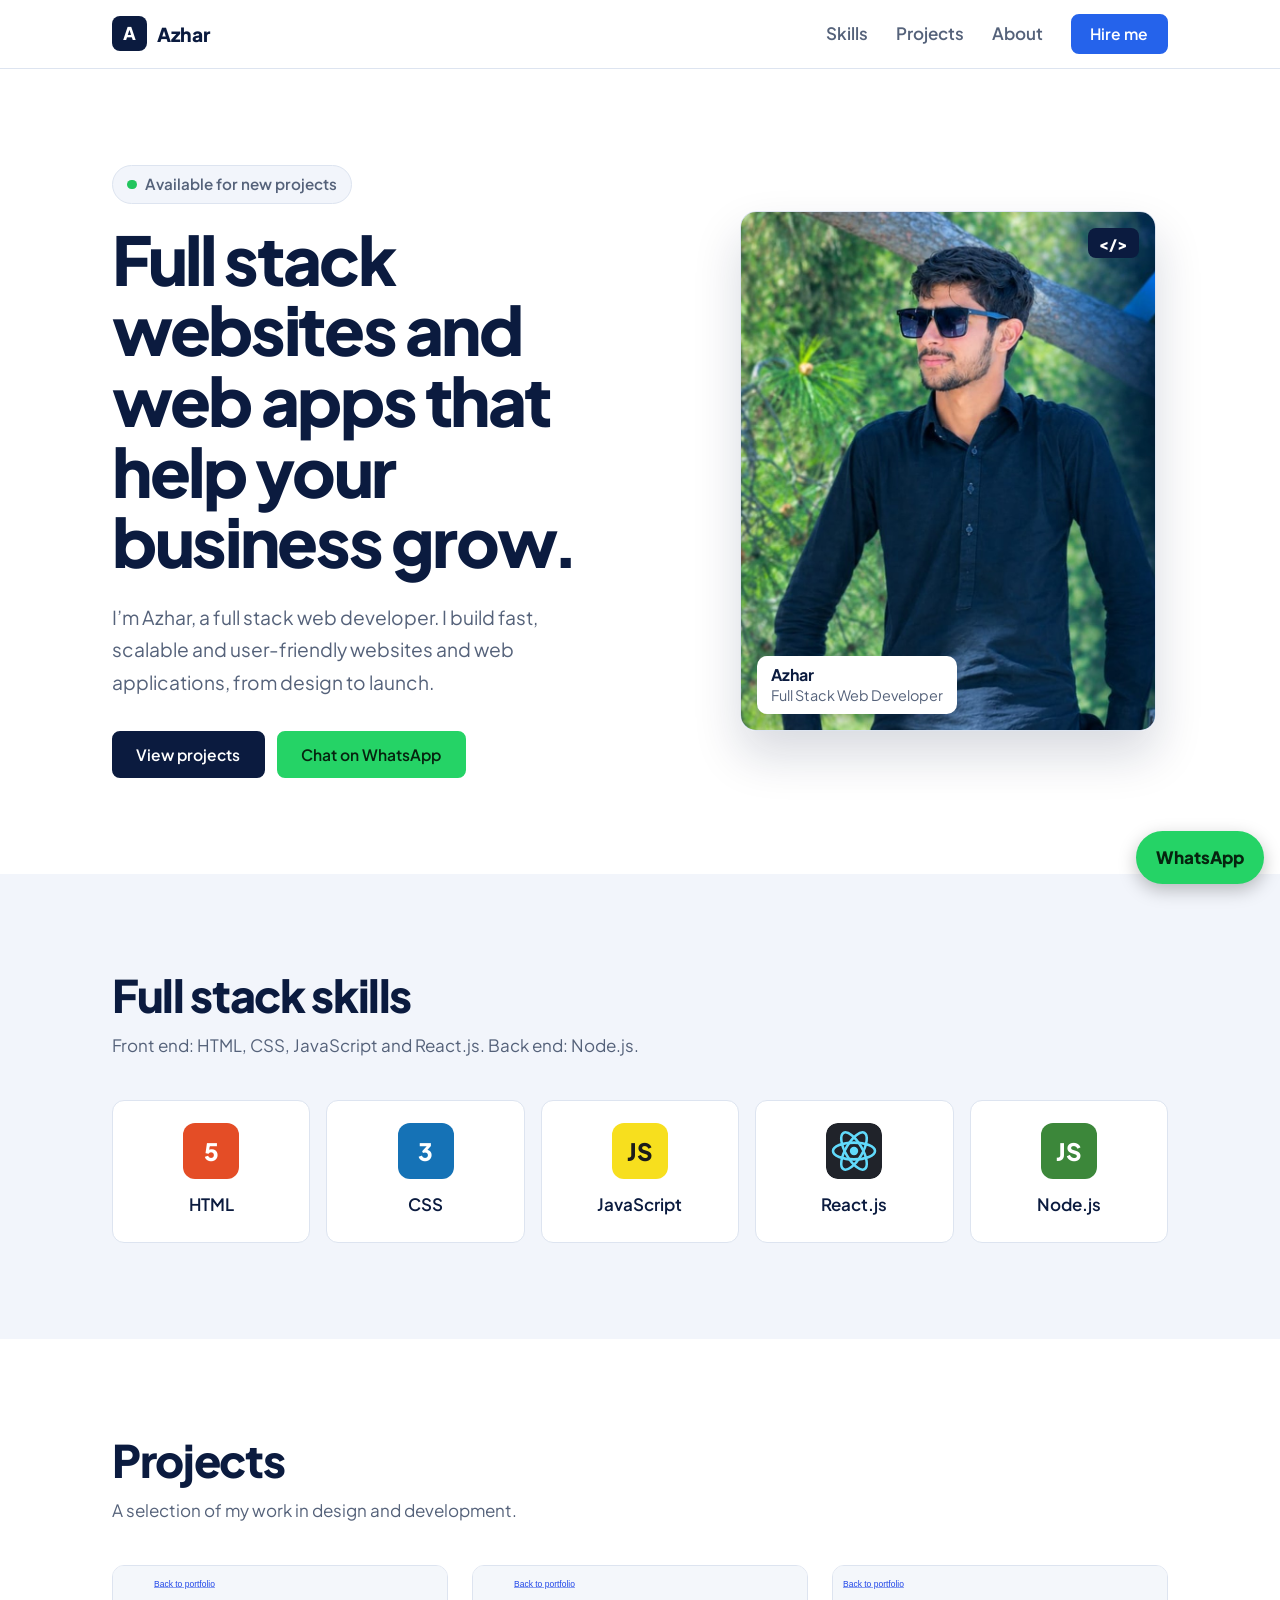
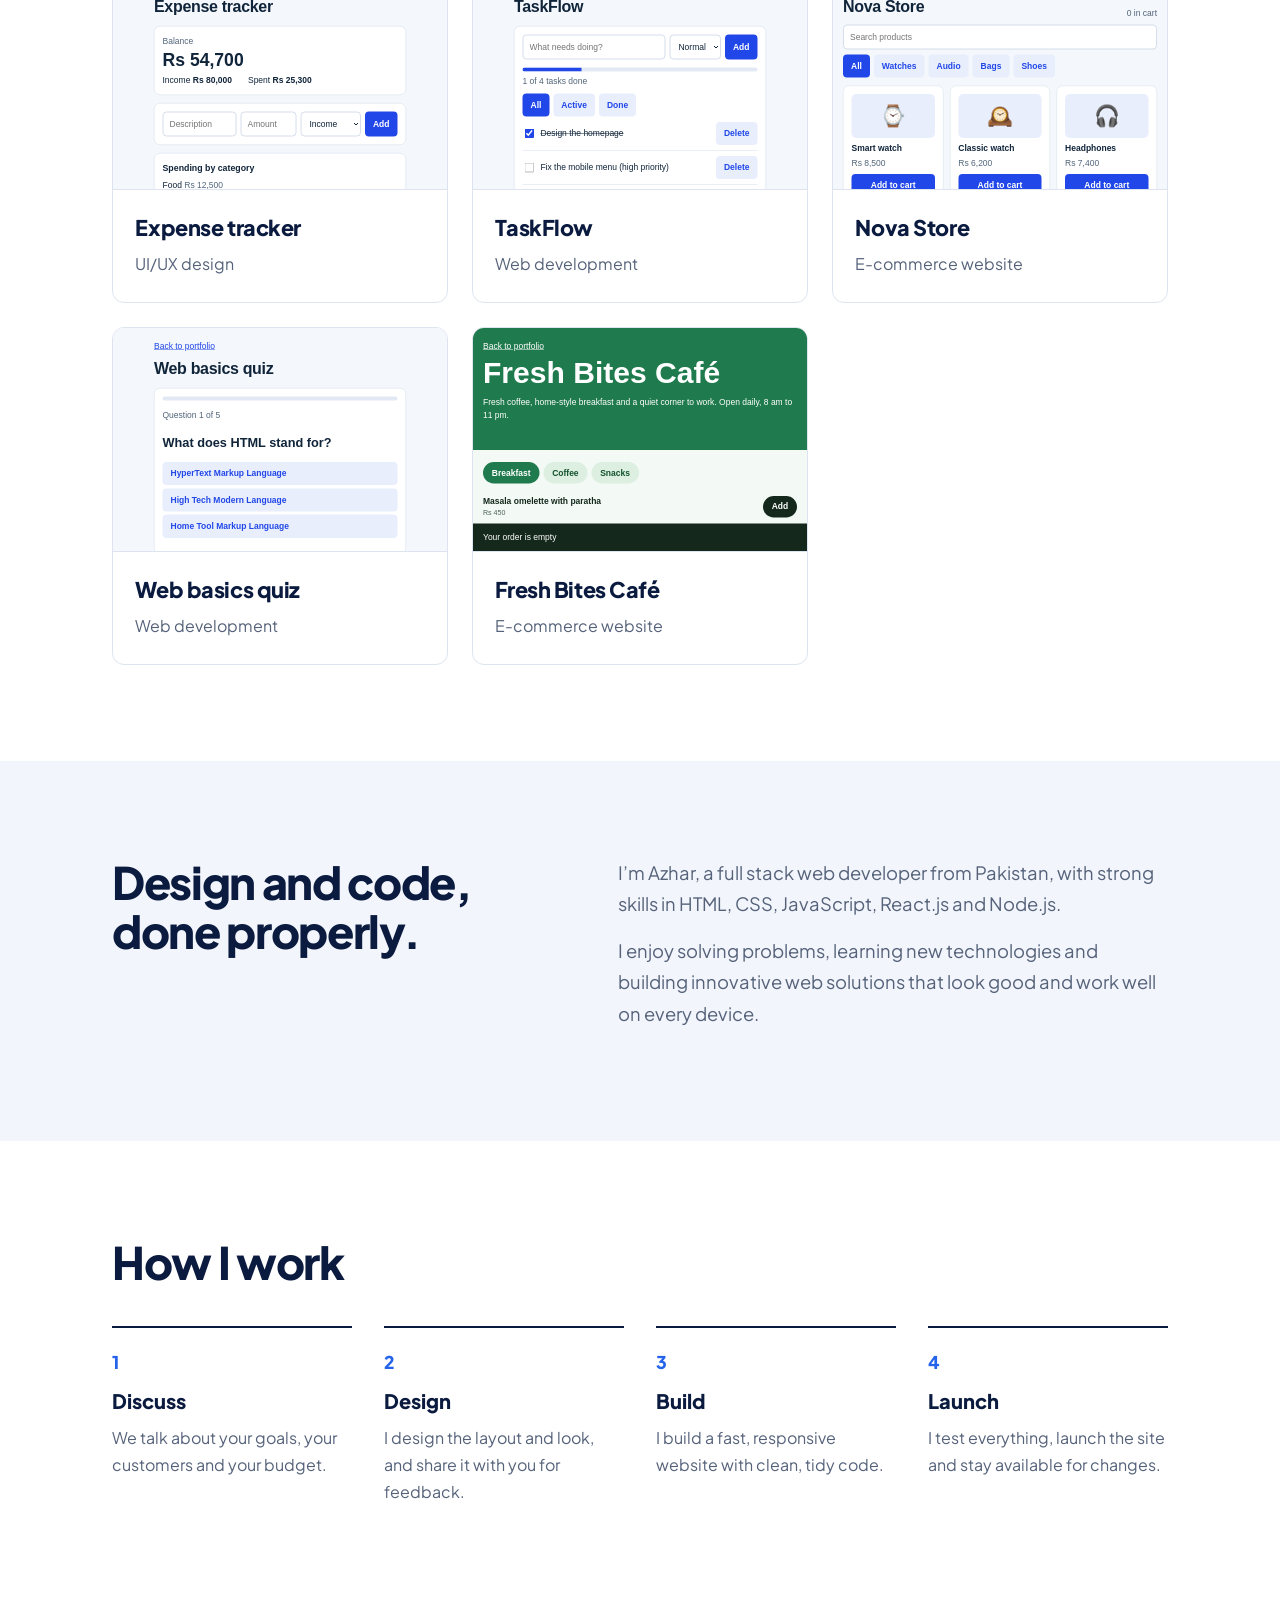
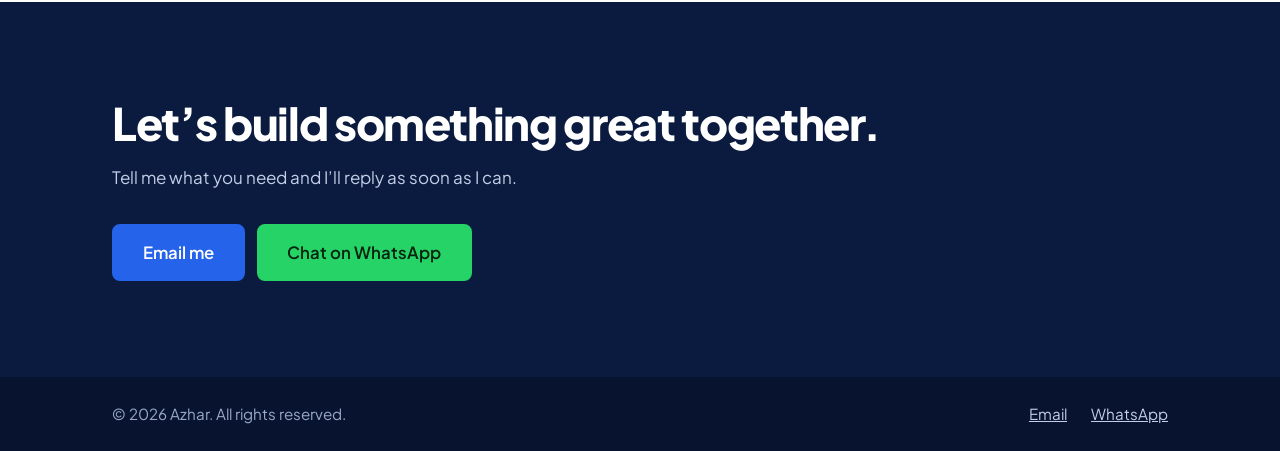
<file: index.html>
<!DOCTYPE html>
<html lang="en">
<head>
  <meta charset="UTF-8">
  <meta name="viewport" content="width=device-width, initial-scale=1">
  <title>Azhar – Full Stack Web Developer</title>
  <meta name="description" content="Azhar is a full stack web developer who builds fast, scalable and user-friendly websites and web apps with HTML, CSS, JavaScript, React.js and Node.js.">
  <link rel="preconnect" href="https://fonts.googleapis.com">
  <link rel="preconnect" href="https://fonts.gstatic.com" crossorigin>
  <link href="https://fonts.googleapis.com/css2?family=Plus+Jakarta+Sans:wght@400;600;800&display=swap" rel="stylesheet">
  <link rel="stylesheet" href="style.css">
</head>
<body>
<header class="top"><div class="in">
  <a class="brand" href="#top"><span class="mark">A</span>Azhar</a>
  <nav aria-label="Main">
    <a href="#skills">Skills</a>
    <a href="#projects">Projects</a>
    <a href="#about">About</a>
    <a class="btn blue sm" href="#contact">Hire me</a>
  </nav>
</div></header>

<main id="top">
  <section class="hero"><div class="in hero-grid">
    <div>
      <p class="status">Available for new projects</p>
      <h1>Full stack websites and web apps that help your business grow.</h1>
      <p class="lead">I’m Azhar, a full stack web developer. I build fast, scalable and user-friendly websites and web applications, from design to launch.</p>
      <p class="actions">
        <a class="btn dark" href="#projects">View projects</a>
        <a class="btn wa" href="https://wa.me/923445705413?text=Hello%20Azhar%2C%20I%20saw%20your%20portfolio." target="_blank" rel="noopener">Chat on WhatsApp</a>
      </p>
    </div>
    <div class="photo">
      <img src="azhar.jpg" alt="Photo of Azhar" onerror="this.remove()">
      <span class="badge" aria-hidden="true">&lt;/&gt;</span>
      <p class="who"><b>Azhar</b>Full Stack Web Developer</p>
    </div>
  </div></section>

  <section id="skills" class="sec mist"><div class="in">
    <div class="head">
      <h2>Full stack skills</h2>
      <p>Front end: HTML, CSS, JavaScript and React.js. Back end: Node.js.</p>
    </div>
    <ul class="skills">
      <li><span class="ic" style="background:#e44d26">5</span>HTML</li>
      <li><span class="ic" style="background:#1572b6">3</span>CSS</li>
      <li><span class="ic" style="background:#f7df1e;color:#1b1b1b">JS</span>JavaScript</li>
      <li><svg class="ic" viewBox="-12 -12 24 24" aria-hidden="true"><rect x="-12" y="-12" width="24" height="24" rx="5" fill="#20232a"/><g fill="none" stroke="#61dafb" stroke-width="1.1"><ellipse rx="9" ry="3.6"/><ellipse rx="9" ry="3.6" transform="rotate(60)"/><ellipse rx="9" ry="3.6" transform="rotate(120)"/></g><circle r="1.8" fill="#61dafb"/></svg>React.js</li>
      <li><span class="ic" style="background:#3c873a">JS</span>Node.js</li>
    </ul>
  </div></section>

  <section id="projects" class="sec"><div class="in">
    <div class="head">
      <h2>Projects</h2>
      <p>A selection of my work in design and development.</p>
    </div>
    <div class="grid">
      <a class="proj" href="expense-tracker.html" aria-label="Expense tracker, UI/UX design">
        <div class="shot" data-i="UI/UX"><iframe src="expense-tracker.html" title="" aria-hidden="true" loading="lazy" tabindex="-1"></iframe></div>
        <div class="pbody"><h3>Expense tracker</h3><p>UI/UX design</p></div>
      </a>
      <a class="proj" href="taskflow.html" aria-label="TaskFlow, web development">
        <div class="shot" data-i="Tasks"><iframe src="taskflow.html" title="" aria-hidden="true" loading="lazy" tabindex="-1"></iframe></div>
        <div class="pbody"><h3>TaskFlow</h3><p>Web development</p></div>
      </a>
      <a class="proj" href="nova-store.html" aria-label="Nova Store, e-commerce website">
        <div class="shot" data-i="Shop"><iframe src="nova-store.html" title="" aria-hidden="true" loading="lazy" tabindex="-1"></iframe></div>
        <div class="pbody"><h3>Nova Store</h3><p>E-commerce website</p></div>
      </a>
      <a class="proj" href="web-quiz.html" aria-label="Web basics quiz, web development">
        <div class="shot" data-i="Quiz"><iframe src="web-quiz.html" title="" aria-hidden="true" loading="lazy" tabindex="-1"></iframe></div>
        <div class="pbody"><h3>Web basics quiz</h3><p>Web development</p></div>
      </a>
      <a class="proj" href="cafe-website.html" aria-label="Fresh Bites Café, e-commerce website">
        <div class="shot" data-i="Café"><iframe src="cafe-website.html" title="" aria-hidden="true" loading="lazy" tabindex="-1"></iframe></div>
        <div class="pbody"><h3>Fresh Bites Café</h3><p>E-commerce website</p></div>
      </a>
    </div>
  </div></section>

  <section id="about" class="sec mist"><div class="in about">
    <h2>Design and code, done properly.</h2>
    <div>
      <p>I’m Azhar, a full stack web developer from Pakistan, with strong skills in HTML, CSS, JavaScript, React.js and Node.js.</p>
      <p>I enjoy solving problems, learning new technologies and building innovative web solutions that look good and work well on every device.</p>
    </div>
  </div></section>

  <section id="process" class="sec"><div class="in">
    <div class="head"><h2>How I work</h2></div>
    <ol class="steps">
      <li><h3>Discuss</h3><p>We talk about your goals, your customers and your budget.</p></li>
      <li><h3>Design</h3><p>I design the layout and look, and share it with you for feedback.</p></li>
      <li><h3>Build</h3><p>I build a fast, responsive website with clean, tidy code.</p></li>
      <li><h3>Launch</h3><p>I test everything, launch the site and stay available for changes.</p></li>
    </ol>
  </div></section>

  <section id="contact" class="sec contact"><div class="in cta">
    <div>
      <h2>Let’s build something great together.</h2>
      <p>Tell me what you need and I’ll reply as soon as I can.</p>
    </div>
    <div class="cbtns">
      <a class="btn blue lg" href="mailto:ach58626@gmail.com?subject=Project%20enquiry">Email me</a>
      <a class="btn wa lg" href="https://wa.me/923445705413?text=Hello%20Azhar%2C%20I%20saw%20your%20portfolio." target="_blank" rel="noopener">Chat on WhatsApp</a>
    </div>
  </div></section>
</main>

<footer class="foot"><div class="in">
  <span>© <span id="year">2026</span> Azhar. All rights reserved.</span>
  <span class="flinks"><a href="mailto:ach58626@gmail.com?subject=Project%20enquiry">Email</a><a href="https://wa.me/923445705413" target="_blank" rel="noopener">WhatsApp</a></span>
</div></footer>

<a class="wa-float" href="https://wa.me/923445705413?text=Hello%20Azhar%2C%20I%20saw%20your%20portfolio." target="_blank" rel="noopener">WhatsApp</a>
<script src="script.js"></script>
</body>
</html>
</file>
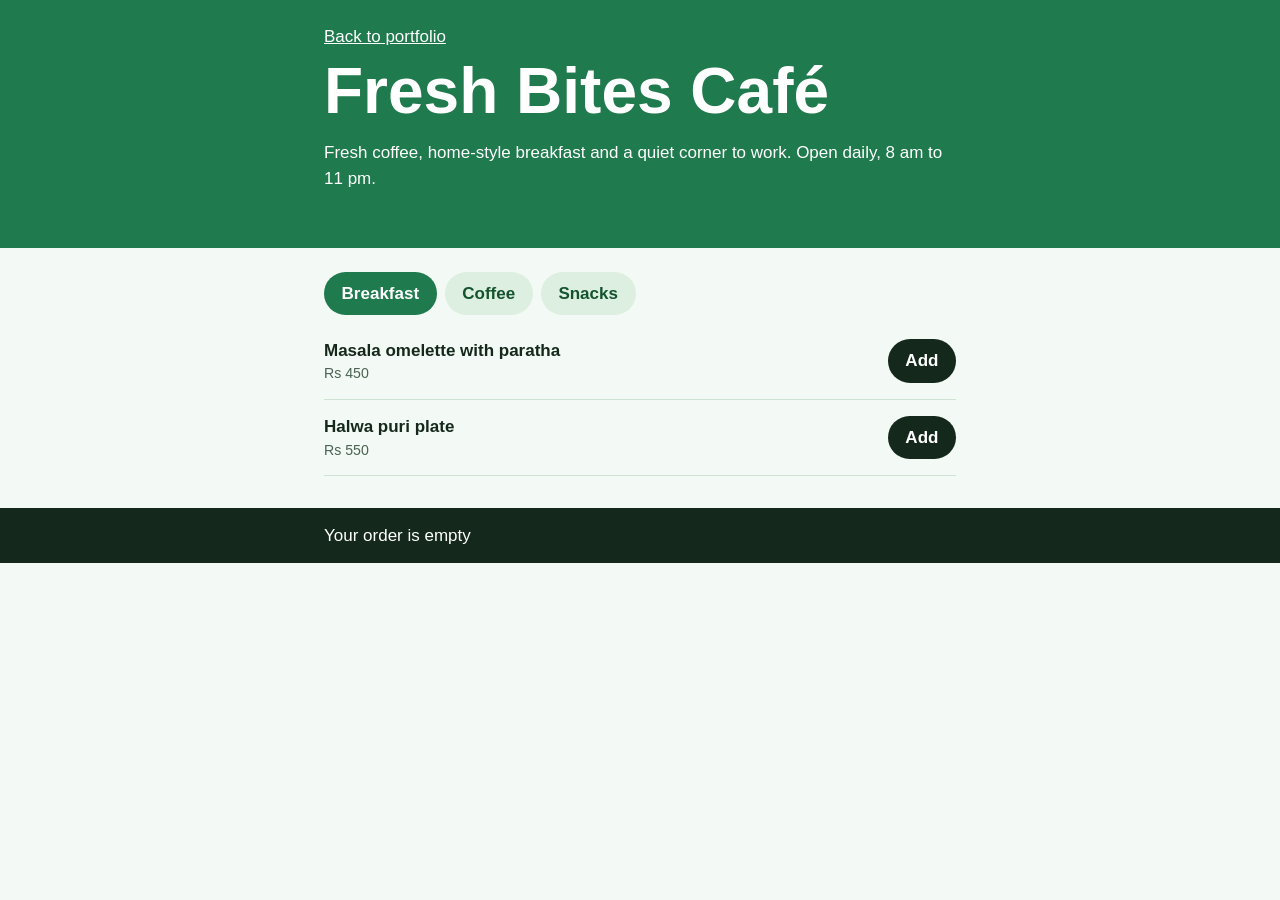
<file: cafe-website.html>
<!DOCTYPE html>
<html lang="en"><head><meta charset="UTF-8"><meta name="viewport" content="width=device-width,initial-scale=1">
<title>Fresh Bites Café – demo</title>
<style>
*{box-sizing:border-box}
body{margin:0;background:#f3f9f4;color:#14281c;font:17px/1.5 "Segoe UI",Arial,sans-serif}
.in{max-width:42rem;margin:auto;padding:0 1.25rem}
.hero{padding:1.5rem 0 2.5rem;background:#1f7a4d;color:#fff}.hero .in{padding:0 1.25rem}
a{color:inherit}h1{margin:.6rem 0 .4rem;font-size:clamp(2.4rem,9vw,4rem);line-height:1}
button{padding:.55rem 1.1rem;border:0;border-radius:99px;font:inherit;font-weight:600;cursor:pointer}
.tabs{display:flex;flex-wrap:wrap;gap:.5rem;margin:1.5rem 0 .5rem}
.tabs button{background:#dcefe1;color:#14532d}.tabs .on{background:#1f7a4d;color:#fff}
.item{display:flex;align-items:center;gap:1rem;padding:.9rem 0;border-bottom:1px solid #cfe3d5}
.item div{flex:1}.item small{display:block;color:#4a6354}
.add{background:#14281c;color:#fff}
.basket{position:sticky;bottom:0;margin-top:2rem;padding:.9rem 0;background:#14281c;color:#fff}
.basket .in{display:flex;align-items:center;justify-content:space-between;gap:1rem}
.basket a{padding:.6rem 1.1rem;border-radius:99px;background:#25d366;color:#0b2a17;font-weight:600;text-decoration:none}
:focus-visible{outline:3px solid #ffd84d;outline-offset:2px}
</style></head><body>
<header class="hero"><div class="in"><a href="index.html">Back to portfolio</a><h1>Fresh Bites Café</h1><p>Fresh coffee, home-style breakfast and a quiet corner to work. Open daily, 8 am to 11 pm.</p></div></header>
<main class="in"><div class="tabs" id="tabs"></div><div id="menu"></div></main>
<div class="basket"><div class="in"><span id="sum">Your order is empty</span><a id="wa" href="#" target="_blank" rel="noopener">Order on WhatsApp</a></div></div>
<script>
const M=[["Breakfast","Masala omelette with paratha",450],["Breakfast","Halwa puri plate",550],["Coffee","Cold coffee",350],["Coffee","Hot cappuccino",400],["Snacks","Club sandwich",650],["Snacks","Chicken wrap",600]];
const $=i=>document.getElementById(i);let cat="Breakfast",O={};
function draw(){
  $("tabs").innerHTML="";
  [...new Set(M.map(m=>m[0]))].forEach(c=>{const b=document.createElement("button");b.textContent=c;if(c==cat)b.className="on";b.onclick=()=>{cat=c;draw()};$("tabs").append(b)});
  $("menu").innerHTML="";
  M.filter(m=>m[0]==cat).forEach(m=>{
    const d=document.createElement("div"),i=document.createElement("div"),n=document.createElement("b"),s=document.createElement("small"),b=document.createElement("button");
    d.className="item";n.textContent=m[1];s.textContent="Rs "+m[2]+(O[m[1]]?" – "+O[m[1]]+" in your order":"");
    b.className="add";b.textContent="Add";b.onclick=()=>{O[m[1]]=(O[m[1]]||0)+1;draw()};
    i.append(n,s);d.append(i,b);$("menu").append(d);
  });
  let n=0,t=0,txt="";
  M.forEach(m=>{const q=O[m[1]]||0;n+=q;t+=q*m[2];if(q)txt+="\n"+q+" x "+m[1]});
  $("sum").textContent=n?n+" items, Rs "+t:"Your order is empty";
  $("wa").href="https://wa.me/923445705413?text="+encodeURIComponent("Hello, I’d like to order:"+txt+"\nTotal: Rs "+t);
  $("wa").style.display=n?"":"none";
}
draw();
</script></body></html>
</file>
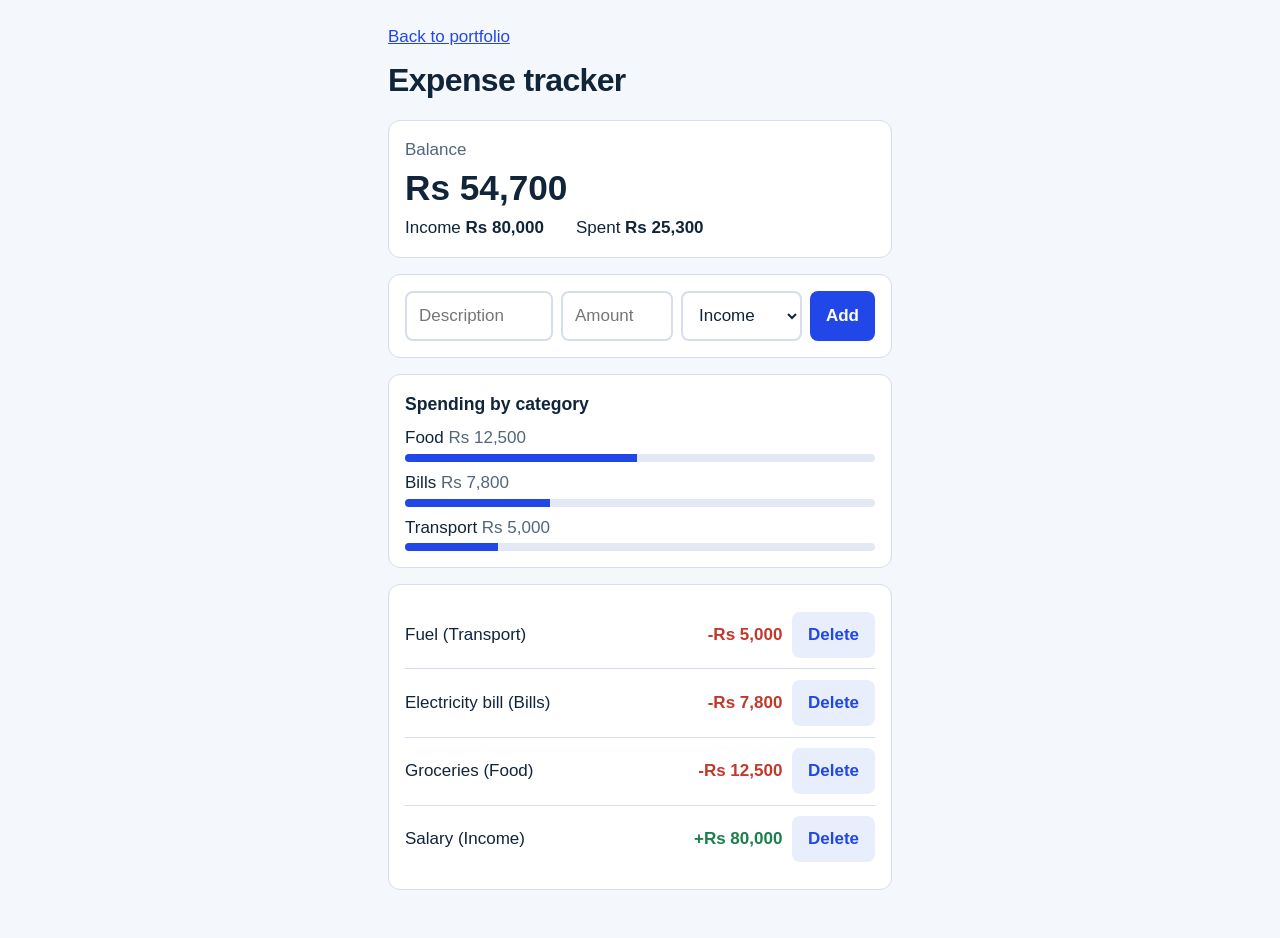
<file: expense-tracker.html>
<!DOCTYPE html>
<html lang="en"><head><meta charset="UTF-8"><meta name="viewport" content="width=device-width,initial-scale=1">
<title>Expense tracker – demo</title><link rel="stylesheet" href="projects.css"></head>
<body><div class="wrap">
<a href="index.html">Back to portfolio</a><h1>Expense tracker</h1>
<div class="card"><p class="muted" style="margin:0">Balance</p>
<p id="bal" style="margin:0;font-size:2.2rem;font-weight:700"></p>
<div class="row" style="gap:2rem"><span>Income <b id="inc"></b></span><span>Spent <b id="exp"></b></span></div></div>
<form id="f" class="card row" style="margin:1rem 0">
<input id="d" placeholder="Description" aria-label="Description" required style="flex:1 1 9rem">
<input id="a" type="number" min="1" step="any" placeholder="Amount" aria-label="Amount" required style="width:7rem">
<select id="k" aria-label="Category"><option>Income</option><option>Food</option><option>Bills</option><option>Transport</option><option>Other</option></select>
<button>Add</button></form>
<div class="card"><h2 style="margin:0 0 .5rem;font-size:1.1rem">Spending by category</h2><div id="cats"></div></div>
<div class="card" style="margin-top:1rem"><ul id="l"></ul></div>
</div>
<script>
let E=null;
try{E=JSON.parse(localStorage.getItem("ex"))}catch(e){}
if(!E)E=[{d:"Salary",a:80000,k:"Income"},{d:"Groceries",a:12500,k:"Food"},{d:"Electricity bill",a:7800,k:"Bills"},{d:"Fuel",a:5000,k:"Transport"}];
const $=i=>document.getElementById(i),R=n=>"Rs "+n.toLocaleString();
const save=()=>{try{localStorage.setItem("ex",JSON.stringify(E))}catch(e){}};
function draw(){
  const inc=E.filter(e=>e.k=="Income").reduce((s,e)=>s+e.a,0),out=E.filter(e=>e.k!="Income"),exp=out.reduce((s,e)=>s+e.a,0);
  $("bal").textContent=R(inc-exp);$("inc").textContent=R(inc);$("exp").textContent=R(exp);
  const by={};out.forEach(e=>by[e.k]=(by[e.k]||0)+e.a);
  $("cats").innerHTML=Object.keys(by).length?Object.entries(by).map(([k,v])=>'<p style="margin:.5rem 0 .2rem">'+k+' <span class="muted">'+R(v)+'</span></p><div class="bar"><i style="width:'+(v/exp*100)+'%"></i></div>').join(""):'<p class="muted">Add an expense to see the chart.</p>';
  const l=$("l");l.innerHTML="";
  if(!E.length)l.innerHTML='<li class="muted">No entries yet.</li>';
  E.slice().reverse().forEach(e=>{
    const li=document.createElement("li"),s=document.createElement("span"),m=document.createElement("b"),b=document.createElement("button");
    s.style.flex="1";s.textContent=e.d+" ("+e.k+")";
    m.textContent=(e.k=="Income"?"+":"-")+R(e.a);m.style.color=e.k=="Income"?"#1a7f4b":"#c0392b";
    b.textContent="Delete";b.className="ghost";b.onclick=()=>{E=E.filter(z=>z!=e);save();draw()};
    li.append(s,m,b);l.append(li);
  });
}
$("f").onsubmit=ev=>{ev.preventDefault();E.push({d:$("d").value.trim(),a:+$("a").value,k:$("k").value});ev.target.reset();save();draw()};
draw();
</script></body></html>
</file>
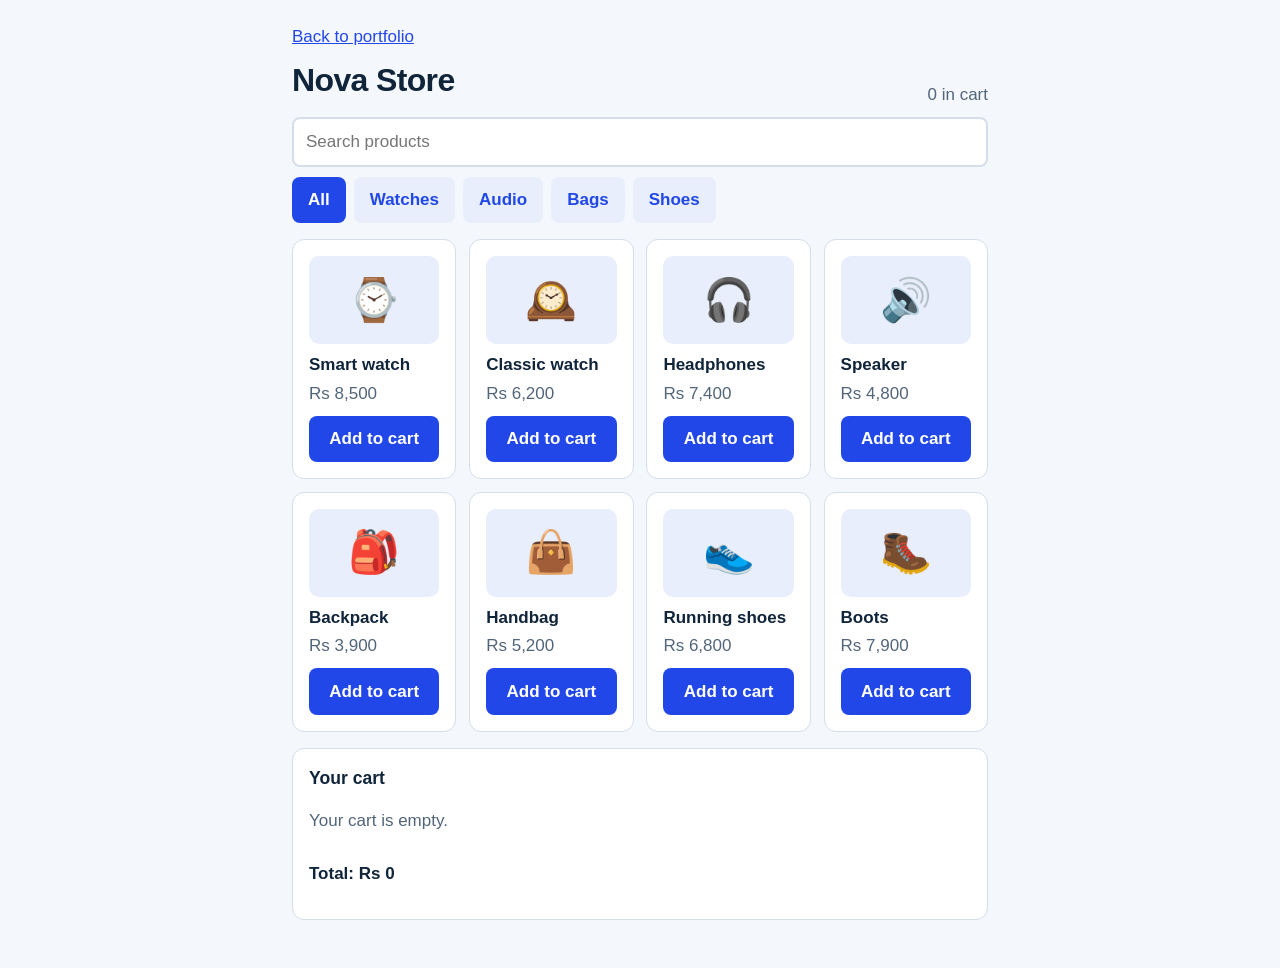
<file: nova-store.html>
<!DOCTYPE html>
<html lang="en"><head><meta charset="UTF-8"><meta name="viewport" content="width=device-width,initial-scale=1">
<title>Nova Store – demo</title><link rel="stylesheet" href="projects.css">
<style>
.wrap{max-width:46rem}.top{display:flex;justify-content:space-between;align-items:flex-end;gap:1rem}
.grid{display:grid;grid-template-columns:repeat(auto-fill,minmax(9.5rem,1fr));gap:.8rem;margin-top:1rem}
.p{display:flex;flex-direction:column;gap:.2rem}.ico{display:grid;place-items:center;height:5.5rem;border-radius:10px;background:#e8eefb;font-size:2.6rem}
.p b{margin-top:.3rem}.p button{margin-top:.4rem}#cart{margin-top:1rem}
li button{padding:.2rem .7rem}
a.wa{display:block;margin-top:.8rem;padding:.8rem;border-radius:8px;background:#25d366;color:#06240f;font-weight:700;text-align:center;text-decoration:none}
</style></head><body><div class="wrap">
<div class="top"><div><a href="index.html">Back to portfolio</a><h1 style="margin-bottom:.2rem">Nova Store</h1></div><span id="cnt" class="muted"></span></div>
<input id="s" type="search" placeholder="Search products" aria-label="Search products" style="width:100%;margin-top:.6rem">
<div class="row tabs" id="tabs" style="margin-top:.6rem"></div>
<div class="grid" id="g"></div>
<div class="card" id="cart"><h2 style="margin:0 0 .4rem;font-size:1.1rem">Your cart</h2><ul id="l"></ul><p id="tot" style="font-weight:700"></p><a class="wa" id="wa" href="#" target="_blank" rel="noopener">Checkout on WhatsApp</a></div>
</div>
<script>
const P=[["Smart watch","Watches","⌚",8500],["Classic watch","Watches","🕰️",6200],["Headphones","Audio","🎧",7400],["Speaker","Audio","🔊",4800],["Backpack","Bags","🎒",3900],["Handbag","Bags","👜",5200],["Running shoes","Shoes","👟",6800],["Boots","Shoes","🥾",7900]];
const $=i=>document.getElementById(i),R=n=>"Rs "+n.toLocaleString(),cats=["All",...new Set(P.map(p=>p[1]))];
let cat="All",C={};
try{C=JSON.parse(localStorage.getItem("cart"))||{}}catch(e){}
const save=()=>{try{localStorage.setItem("cart",JSON.stringify(C))}catch(e){}};
function btn(t,cls,f,lbl){const b=document.createElement("button");b.textContent=t;if(cls)b.className=cls;if(lbl)b.setAttribute("aria-label",lbl);b.onclick=f;return b}
function draw(){
  $("tabs").innerHTML="";cats.forEach(c=>$("tabs").append(btn(c,c==cat?"on":"",()=>{cat=c;draw()})));
  const q=$("s").value.toLowerCase(),g=$("g");g.innerHTML="";
  P.filter(p=>(cat=="All"||p[1]==cat)&&p[0].toLowerCase().includes(q)).forEach(p=>{
    const d=document.createElement("div"),i=document.createElement("div"),n=document.createElement("b"),r=document.createElement("span");
    d.className="card p";i.className="ico";i.textContent=p[2];n.textContent=p[0];r.className="muted";r.textContent=R(p[3]);
    d.append(i,n,r,btn("Add to cart","",()=>{C[p[0]]=(C[p[0]]||0)+1;save();draw()}));g.append(d);
  });
  if(!g.children.length)g.textContent="No products found.";
  const l=$("l");l.innerHTML="";let n=0,t=0,txt="";
  P.forEach(p=>{
    const k=C[p[0]];if(!k)return;n+=k;t+=k*p[3];txt+="\n"+k+" x "+p[0];
    const li=document.createElement("li"),s=document.createElement("span"),c=document.createElement("b");
    s.style.flex="1";s.textContent=p[0]+" ("+R(p[3]*k)+")";c.textContent=k;
    li.append(s,btn("-","ghost",()=>{C[p[0]]--;if(!C[p[0]])delete C[p[0]];save();draw()},"Remove one"),c,btn("+","ghost",()=>{C[p[0]]++;save();draw()},"Add one"));l.append(li);
  });
  if(!n)l.innerHTML='<li class="muted">Your cart is empty.</li>';
  $("cnt").textContent=n+" in cart";$("tot").textContent="Total: "+R(t);
  $("wa").style.display=n?"":"none";
  $("wa").href="https://wa.me/923445705413?text="+encodeURIComponent("Hello, I’d like to order:"+txt+"\nTotal: "+R(t));
}
$("s").oninput=draw;draw();
</script></body></html>
</file>
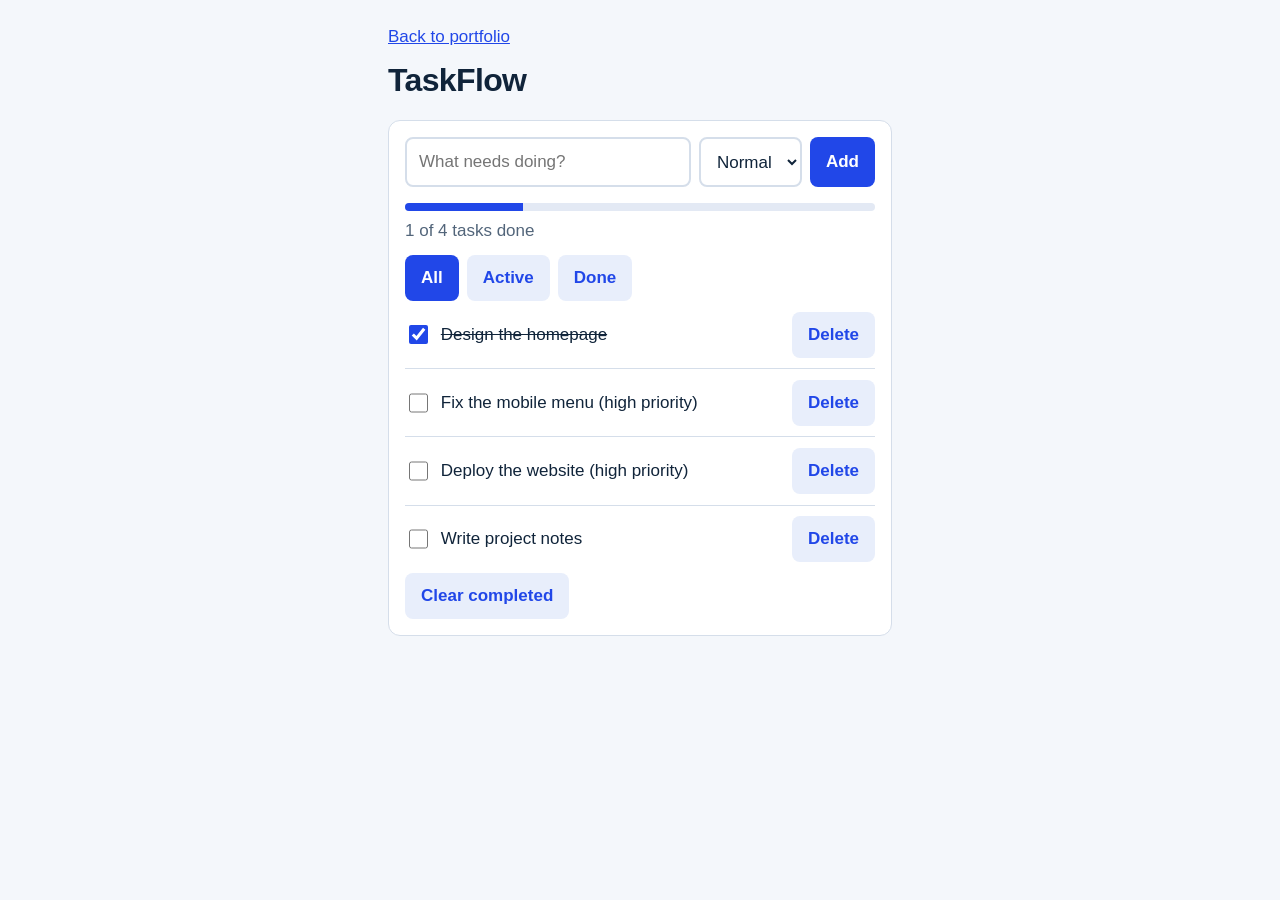
<file: taskflow.html>
<!DOCTYPE html>
<html lang="en"><head><meta charset="UTF-8"><meta name="viewport" content="width=device-width,initial-scale=1">
<title>TaskFlow – demo</title><link rel="stylesheet" href="projects.css"></head>
<body><div class="wrap">
<a href="index.html">Back to portfolio</a><h1>TaskFlow</h1>
<div class="card">
<form id="f" class="row"><input id="t" placeholder="What needs doing?" aria-label="New task" required style="flex:1"><select id="p" aria-label="Priority"><option>Normal</option><option>High</option></select><button>Add</button></form>
<div class="bar" style="margin:1rem 0 .4rem"><i id="bar"></i></div>
<p id="stat" class="muted" style="margin:0 0 .75rem"></p>
<div class="row tabs" id="tabs"><button data-f="all">All</button><button data-f="active">Active</button><button data-f="done">Done</button></div>
<ul id="l"></ul>
<button class="ghost" id="clr">Clear completed</button>
</div></div>
<script>
let T=null,F="all";
try{T=JSON.parse(localStorage.getItem("tf"))}catch(e){}
if(!T)T=[{x:"Design the homepage",h:false,d:true},{x:"Fix the mobile menu",h:true,d:false},{x:"Deploy the website",h:true,d:false},{x:"Write project notes",h:false,d:false}];
const $=i=>document.getElementById(i),save=()=>{try{localStorage.setItem("tf",JSON.stringify(T))}catch(e){}};
function draw(){
  const l=$("l");l.innerHTML="";
  T.filter(t=>F=="all"||(F=="done")==t.d).forEach(t=>{
    const li=document.createElement("li"),c=document.createElement("input"),s=document.createElement("span"),b=document.createElement("button");
    c.type="checkbox";c.checked=t.d;c.setAttribute("aria-label","Mark done");c.onchange=()=>{t.d=c.checked;save();draw()};
    s.textContent=t.x+(t.h?" (high priority)":"");s.style.flex="1";if(t.d)s.style.textDecoration="line-through";
    b.textContent="Delete";b.className="ghost";b.onclick=()=>{T=T.filter(z=>z!=t);save();draw()};
    li.append(c,s,b);l.append(li);
  });
  const n=T.filter(t=>t.d).length;
  $("bar").style.width=(T.length?n/T.length*100:0)+"%";
  $("stat").textContent=T.length?n+" of "+T.length+" tasks done":"No tasks yet. Add your first one above.";
  document.querySelectorAll("#tabs button").forEach(b=>b.classList.toggle("on",b.dataset.f==F));
}
$("f").onsubmit=e=>{e.preventDefault();T.push({x:$("t").value.trim(),h:$("p").value=="High",d:false});$("t").value="";save();draw()};
$("tabs").onclick=e=>{if(e.target.dataset.f){F=e.target.dataset.f;draw()}};
$("clr").onclick=()=>{T=T.filter(t=>!t.d);save();draw()};
draw();
</script></body></html>
</file>
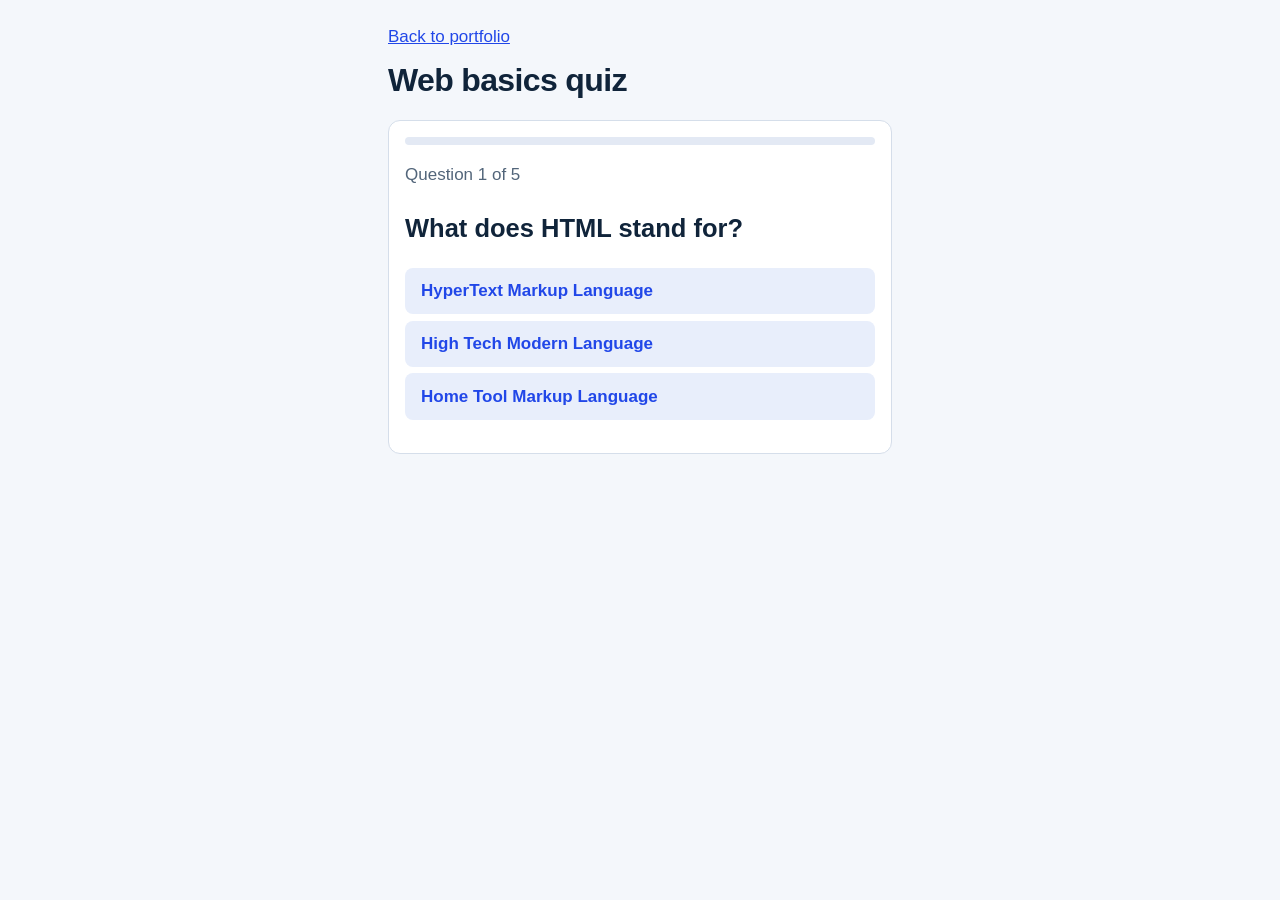
<file: web-quiz.html>
<!DOCTYPE html>
<html lang="en"><head><meta charset="UTF-8"><meta name="viewport" content="width=device-width,initial-scale=1">
<title>Web basics quiz – demo</title><link rel="stylesheet" href="projects.css"></head>
<body><div class="wrap"><a href="index.html">Back to portfolio</a><h1>Web basics quiz</h1><div class="card" id="box"></div></div>
<script>
const Q=[["What does HTML stand for?",["HyperText Markup Language","High Tech Modern Language","Home Tool Markup Language"],0],["Which language styles a web page?",["Python","CSS","SQL"],1],["Which keyword declares a constant in JavaScript?",["var","let","const"],2],["What does a React component return?",["JSX","A database","A stylesheet"],0],["Node.js lets you run JavaScript on the…",["Server","Printer","Monitor"],0]];
let i=0,s=0;const box=document.getElementById("box");
const el=(t,txt,cls)=>{const e=document.createElement(t);if(txt)e.textContent=txt;if(cls)e.className=cls;return e};
function show(){
  box.innerHTML="";
  if(i>=Q.length){
    const b=el("button","Restart");b.onclick=()=>{i=s=0;show()};
    box.append(el("h2","Your score: "+s+" / "+Q.length),el("p",s==Q.length?"Perfect score. Well done!":s>=3?"Good job. Try again for a perfect score.":"Keep practising and try again.","muted"),b);return;
  }
  const q=Q[i],bar=el("div","","bar"),f=el("i"),fb=el("p"),nx=el("button",i==Q.length-1?"See score":"Next question"),opts=[];
  f.style.width=(i/Q.length*100)+"%";bar.append(f);nx.style.display="none";fb.style.fontWeight="600";
  nx.onclick=()=>{i++;show()};
  box.append(bar,el("p","Question "+(i+1)+" of "+Q.length,"muted"),el("h2",q[0]));
  q[1].forEach((t,k)=>{
    const b=el("button",t,"ghost");b.style.cssText="display:block;width:100%;margin:.4rem 0;text-align:left";
    b.onclick=()=>{
      opts.forEach((o,j)=>{o.disabled=true;if(j==q[2]){o.style.background="#d1f5df";o.style.color="#14532d"}});
      if(k==q[2]){s++;fb.textContent="Correct!"}else{b.style.background="#fde0dd";b.style.color="#8a1c14";fb.textContent="Not quite. The right answer is highlighted."}
      nx.style.display="";
    };
    opts.push(b);box.append(b);
  });
  box.append(fb,nx);
}
show();
</script></body></html>
</file>
<file: style.css>
:root{--navy:#0b1b3f;--blue:#2563eb;--mist:#f2f5fb;--line:#dde4f0;--muted:#55627a;--f:"Plus Jakarta Sans","Segoe UI",Arial,sans-serif}
*,*::before,*::after{box-sizing:border-box}
html{scroll-behavior:smooth;scroll-padding-top:5rem}
body{margin:0;background:#fff;color:var(--navy);font:400 1.0625rem/1.7 var(--f)}
a{color:var(--blue)}
:focus-visible{outline:3px solid var(--blue);outline-offset:3px}
.contact :focus-visible,.foot :focus-visible{outline-color:#fff}
.in{max-width:72rem;margin:0 auto;padding:0 clamp(1.25rem,5vw,3rem)}

.top{position:sticky;top:0;z-index:10;background:#fff;border-bottom:1px solid var(--line)}
.top .in{display:flex;align-items:center;justify-content:space-between;gap:1.5rem;padding-top:.85rem;padding-bottom:.85rem}
.brand{display:flex;align-items:center;gap:.6rem;color:var(--navy);font-size:1.2rem;font-weight:800;text-decoration:none}
.mark{display:grid;place-items:center;width:2.2rem;height:2.2rem;border-radius:8px;background:var(--navy);color:#fff;font-size:1.1rem}
.top nav{display:flex;align-items:center;gap:1.75rem}
.top nav a:not(.btn){color:var(--muted);font-weight:600;text-decoration:none}
.top nav a:not(.btn):hover{color:var(--navy)}

.btn{display:inline-block;padding:.75rem 1.4rem;border:2px solid var(--navy);border-radius:8px;background:transparent;color:var(--navy);font:600 .975rem var(--f);text-decoration:none;cursor:pointer}
.btn:hover{background:var(--mist)}
.btn.dark{background:var(--navy);color:#fff}
.btn.dark:hover{background:#16295a}
.btn.blue{background:var(--blue);border-color:var(--blue);color:#fff}
.btn.blue:hover{background:#1d4fd0}
.btn.wa{background:#25d366;border-color:#25d366;color:#06240f}
.btn.wa:hover{background:#1fbd5b}
.btn.sm{padding:.55rem 1.1rem}
.btn.lg{padding:1rem 1.8rem;font-size:1.05rem}

.hero{padding:clamp(3rem,8vw,6rem) 0}
.hero-grid{display:grid;grid-template-columns:1.25fr 1fr;gap:4rem;align-items:center}
.status{display:inline-flex;align-items:center;gap:.5rem;margin:0 0 1.25rem;padding:.35rem .9rem;border:1px solid var(--line);border-radius:99px;background:var(--mist);color:var(--muted);font-size:.95rem;font-weight:600}
.status::before{content:"";width:.6rem;height:.6rem;border-radius:50%;background:#22c55e}
.hero h1{max-width:34rem;margin:0;font-size:clamp(2.4rem,5.6vw,4.2rem);font-weight:800;line-height:1.05;letter-spacing:-.035em;animation:rise .8s cubic-bezier(.2,.7,.2,1) both}
.lead{max-width:31rem;margin:1.5rem 0 0;color:var(--muted);font-size:1.2rem}
.actions{display:flex;flex-wrap:wrap;gap:.75rem;margin:2rem 0 0}
.photo{position:relative;display:grid;place-items:center;width:min(100%,26rem);aspect-ratio:4/5;justify-self:center;overflow:hidden;border-radius:16px;background:linear-gradient(#e9efff,#c9d8fa);border:1px solid var(--line);box-shadow:0 24px 48px rgba(11,27,63,.16);animation:rise .8s .12s cubic-bezier(.2,.7,.2,1) both}
.photo::before{content:"A";color:#3b5bdb;font:800 8rem var(--f)}
.photo img{position:absolute;inset:0;width:100%;height:100%;object-fit:cover;object-position:50% 8%}
.who{position:absolute;left:1rem;bottom:1rem;margin:0;padding:.55rem .9rem;border-radius:10px;background:#fff;color:var(--muted);font-size:.9rem;line-height:1.35;box-shadow:0 4px 14px rgba(11,27,63,.2)}
.who b{display:block;color:var(--navy);font-size:1rem}
@keyframes rise{from{opacity:0;transform:translateY(1.25rem)}to{opacity:1;transform:none}}

.sec{padding:clamp(3.5rem,8vw,6rem) 0}
.mist{background:var(--mist)}
.sec h2{margin:0;font-size:clamp(1.9rem,4vw,2.8rem);font-weight:800;line-height:1.1;letter-spacing:-.03em}
.head{max-width:36rem;margin:0 0 2.5rem}
.head p{margin:.75rem 0 0;color:var(--muted)}

.grid{display:grid;grid-template-columns:repeat(auto-fit,minmax(17rem,1fr));gap:1.5rem}
.proj{display:block;overflow:hidden;background:#fff;border:1px solid var(--line);border-radius:12px;color:var(--navy);text-decoration:none}
.proj:hover{border-color:var(--blue)}
.shot{height:14rem;overflow:hidden;background:var(--mist);border-bottom:1px solid var(--line)}
.shot iframe{width:200%;height:200%;border:0;transform:scale(.5);transform-origin:0 0;pointer-events:none}
.pbody{padding:1.25rem 1.4rem 1.5rem}
.pbody h3{margin:0;font-size:1.35rem;font-weight:800;letter-spacing:-.02em}
.pbody p{margin:.25rem 0 0;color:var(--muted);font-size:1rem}

.about{display:grid;grid-template-columns:1fr 1.2fr;gap:3rem;align-items:start}
.about p{margin:0 0 1rem;color:var(--muted);font-size:1.15rem}

.steps{display:grid;grid-template-columns:repeat(auto-fit,minmax(12.5rem,1fr));gap:2rem;margin:0;padding:0;list-style:none;counter-reset:s}
.steps li{padding-top:1.25rem;border-top:2px solid var(--navy);counter-increment:s}
.steps li::before{content:counter(s);display:block;margin-bottom:.4rem;color:var(--blue);font-size:1.1rem;font-weight:800}
.steps h3{margin:0 0 .35rem;font-size:1.25rem;font-weight:800}
.steps p{margin:0;color:var(--muted);font-size:1rem}

.contact{background:var(--navy);color:#fff}
.cta{display:flex;flex-wrap:wrap;align-items:center;justify-content:space-between;gap:2rem}
.contact p{max-width:28rem;margin:1rem 0 0;color:#c3cde6}
.cbtns{display:flex;flex-wrap:wrap;gap:.75rem}

.foot{padding:1.5rem 0;background:#08142f;color:#9aa8c7;font-size:.95rem}
.foot .in{display:flex;flex-wrap:wrap;justify-content:space-between;gap:.5rem 2rem}
.flinks{display:flex;gap:1.5rem}
.foot a{color:#c3cde6}

.wa-float{position:fixed;right:1rem;bottom:1rem;z-index:20;padding:.75rem 1.25rem;border-radius:99px;background:#25d366;color:#06240f;font-weight:800;text-decoration:none;box-shadow:0 6px 18px rgba(0,0,0,.25)}
.wa-float:hover{background:#1fbd5b}

@media(max-width:800px){
  .hero-grid,.about{grid-template-columns:1fr;gap:2.5rem}
  .photo{max-width:20rem;justify-self:start}
  .top nav a:not(.btn){display:none}
}
@media(prefers-reduced-motion:reduce){html{scroll-behavior:auto}.hero h1,.photo{animation:none}}

.badge{position:absolute;top:1rem;right:1rem;padding:.35rem .7rem;border-radius:8px;background:var(--navy);color:#fff;font:800 .95rem var(--f)}
html{-webkit-text-size-adjust:100%}
.wa-float{bottom:max(1rem,env(safe-area-inset-bottom))}
@media(max-width:800px){
  .hero h1,.photo{animation:none}
  .shot{display:grid;place-items:center;height:6.5rem}
  .shot iframe{display:none}
  .shot::before{content:attr(data-i);color:var(--blue);font-size:2.4rem;font-weight:800}
}

.skills{display:grid;grid-template-columns:repeat(5,1fr);gap:1rem;margin:0;padding:0;list-style:none}
.skills li{display:flex;flex-direction:column;align-items:center;gap:.7rem;padding:1.4rem .5rem;border:1px solid var(--line);border-radius:12px;background:#fff;font-weight:600;text-align:center}
.ic{display:grid;place-items:center;width:3.5rem;height:3.5rem;border-radius:12px;color:#fff;font-size:1.5rem;font-weight:800}
@media(max-width:800px){.skills{grid-template-columns:repeat(2,1fr)}.skills li:last-child{grid-column:1/-1}}
</file>
<file: projects.css>
:root{--ink:#10243a;--muted:#52657a;--line:#d5deea;--acc:#2147e8;--bg:#f4f7fb}
*{box-sizing:border-box}
body{margin:0;background:var(--bg);color:var(--ink);font:17px/1.5 "Segoe UI",Arial,sans-serif}
.wrap{max-width:34rem;margin:0 auto;padding:1.5rem 1.25rem 3rem}
a{color:var(--acc)}
h1{margin:.4rem 0 1rem;font-size:2rem;letter-spacing:-.02em}
.card{background:#fff;border:1px solid var(--line);border-radius:12px;padding:1rem}
input,select{min-width:0;padding:.65rem .75rem;border:2px solid var(--line);border-radius:8px;background:#fff;color:inherit;font:inherit}
input[type=checkbox]{width:1.2rem;height:1.2rem;padding:0;accent-color:var(--acc)}
:focus-visible{outline:3px solid var(--acc);outline-offset:2px}
button{padding:.65rem 1rem;border:0;border-radius:8px;background:var(--acc);color:#fff;font:inherit;font-weight:600;cursor:pointer}
button.ghost,.tabs button{background:#e8eefb;color:var(--acc)}
.tabs .on{background:var(--acc);color:#fff}
.row{display:flex;flex-wrap:wrap;gap:.5rem}
.muted{color:var(--muted)}
ul{margin:0;padding:0;list-style:none}
li{display:flex;align-items:center;gap:.6rem;padding:.65rem 0;border-bottom:1px solid var(--line)}
li:last-child{border:0}
.bar{height:8px;overflow:hidden;background:#e3e9f4;border-radius:99px}
.bar i{display:block;height:100%;width:0;background:var(--acc);transition:width .3s}
html{-webkit-text-size-adjust:100%}
button{min-height:2.5rem;touch-action:manipulation}
</file>
